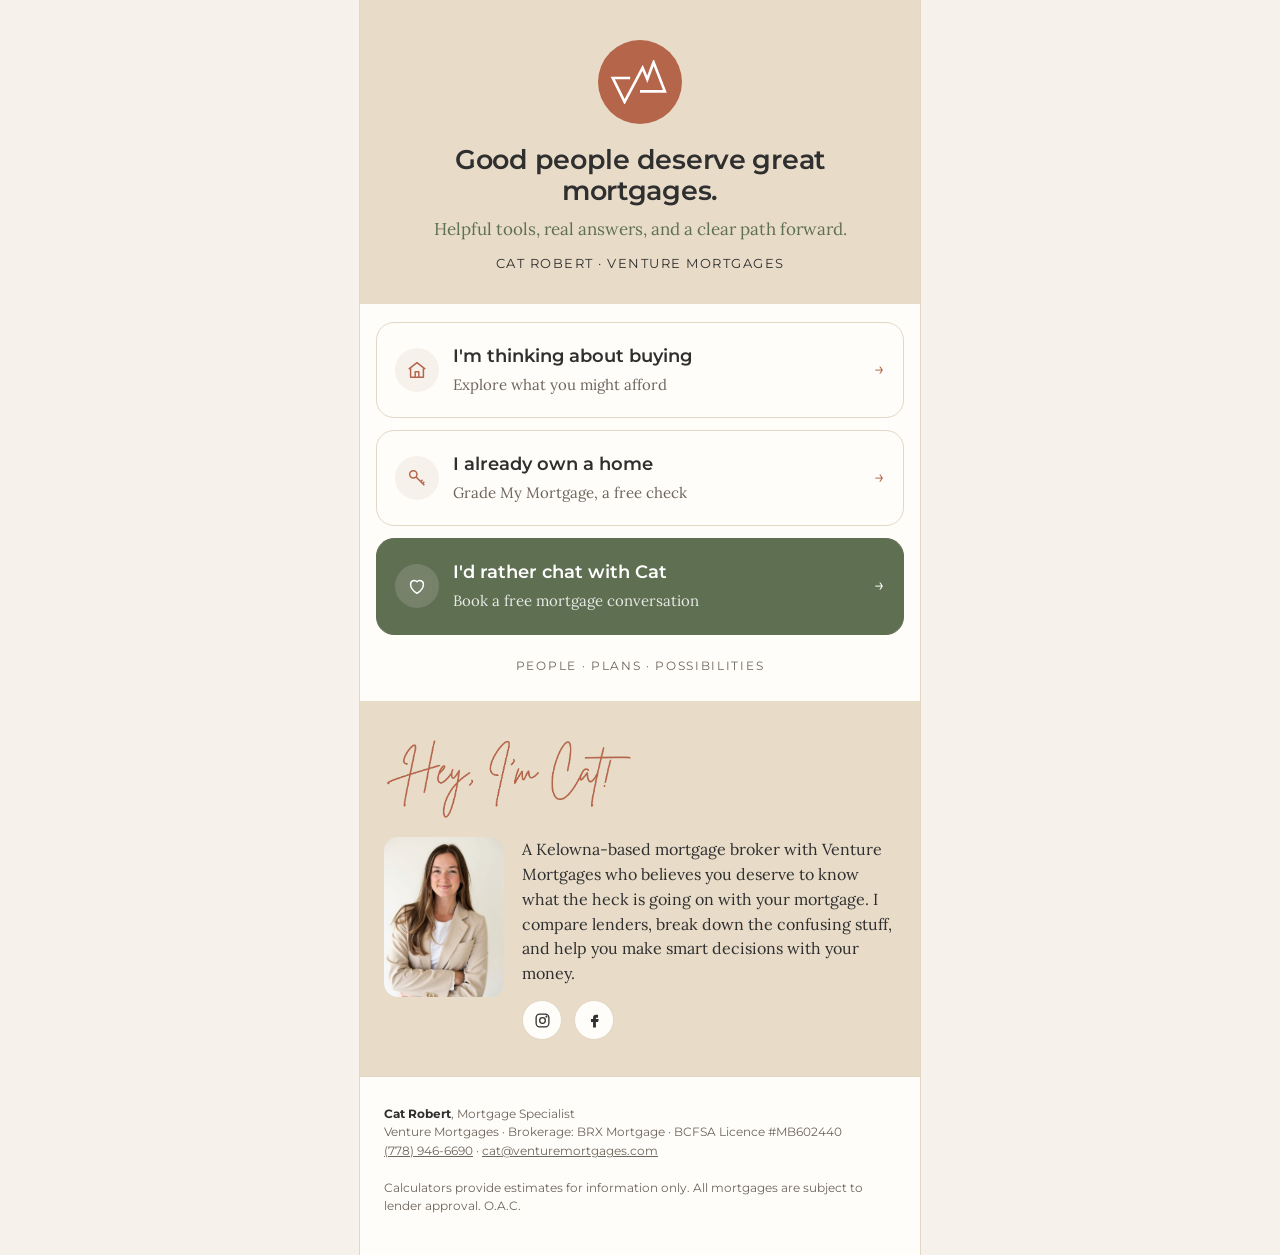
<file: index.html>
<!DOCTYPE html>
<html lang="en">
<head>
<meta charset="utf-8">
<meta name="viewport" content="width=device-width,initial-scale=1,viewport-fit=cover">
<title>Cat Robert | Kelowna Mortgage Broker · Venture Mortgages</title>
<meta name="description" content="Good people deserve great mortgages. Helpful tools, real answers and a clear path forward from Cat Robert, Venture Mortgages.">
<meta property="og:title" content="Good people deserve great mortgages. | Cat Robert">
<meta property="og:description" content="Helpful tools, real answers, and a clear path forward.">
<meta property="og:image" content="/assets/cat-portrait.jpg">
<link rel="preconnect" href="https://fonts.googleapis.com"><link rel="preconnect" href="https://fonts.gstatic.com" crossorigin>
<link href="https://fonts.googleapis.com/css2?family=Lora:wght@400;500&family=Montserrat:wght@400;500;600&display=swap" rel="stylesheet">
<link rel="stylesheet" href="/assets/brand.css">
<style>
  .intro{background:var(--sand);text-align:center;padding:40px 24px 30px;position:relative;overflow:hidden}
  .intro .logo{width:84px;height:84px;border-radius:50%;background:var(--terracotta);margin:0 auto 20px;display:flex;align-items:center;justify-content:center}
  .intro .logo svg{width:58px;color:#fff;margin-left:-2px}
  .intro h1{font-family:var(--head);font-weight:600;font-size:27px;letter-spacing:-.01em}
  .intro .sub{color:var(--olive);margin-top:10px;font-size:17px}
  .intro .by{font-family:var(--head);font-size:12.5px;letter-spacing:.12em;text-transform:uppercase;margin-top:12px}
  .paths{padding:18px 16px 8px;display:grid;gap:12px}
  .path{display:flex;align-items:center;gap:14px;width:100%;text-align:left;padding:20px 18px;border-radius:18px;border:1.5px solid var(--line);background:var(--white);color:var(--charcoal);cursor:pointer;text-decoration:none;font:inherit;transition:border-color .15s,transform .1s}
  .path:hover{border-color:var(--terracotta)}
  .path:active{transform:scale(.99)}
  .path .pi{flex:0 0 44px;height:44px;border-radius:50%;background:var(--cream);display:flex;align-items:center;justify-content:center;color:var(--terracotta)}
  .path .pi svg{width:22px;height:22px}
  .path b{display:block;font-family:var(--head);font-weight:600;font-size:18px}
  .path span.d{color:var(--muted);font-size:15px}
  .path .arr{margin-left:auto;color:var(--terracotta);font-family:var(--head);font-size:18px}
  .path.olive{background:var(--olive);border-color:var(--olive);color:#fff}
  .path.olive span.d{color:rgba(255,255,255,.85)}
  .path.olive .pi{background:rgba(255,255,255,.14);color:#fff}
  .path.olive .arr{color:#fff}
  .tag{text-align:center;font-family:var(--head);font-size:12px;letter-spacing:.14em;color:var(--muted);padding:14px 0 26px}

  .panel{display:none;padding:22px 16px 28px;animation:fade .25s ease}
  .panel.on{display:block}
  .panel-head{display:flex;align-items:center;gap:10px;margin:0 4px 6px}
  .back{background:none;border:none;font-family:var(--head);font-size:13px;color:var(--muted);cursor:pointer;padding:6px 0}
  .panel h2{margin:4px 4px 4px}
  .panel .lead{color:var(--muted);margin:0 4px 16px}
  .links{display:grid;gap:10px}
  .link{display:flex;align-items:center;gap:14px;padding:16px 18px;background:var(--white);border:1.5px solid var(--line);border-radius:14px;text-decoration:none;transition:border-color .15s}
  .link:hover{border-color:var(--terracotta)}
  .link .ic{flex:0 0 40px;height:40px;border-radius:50%;background:var(--cream);display:flex;align-items:center;justify-content:center;font-family:var(--head);font-weight:600;color:var(--terracotta);font-size:15px}
  .link b{font-family:var(--head);font-weight:600;font-size:15px;display:block}
  .link span.n{font-size:14px;color:var(--muted)}
  .link .arr{margin-left:auto;color:var(--terracotta);font-family:var(--head)}
  .link.soon{opacity:.6;cursor:default;border-style:dashed}
  .link.soon:hover{border-color:var(--line)}
  .link .badge{margin-left:auto;flex:0 0 auto;font-family:var(--head);font-size:10px;font-weight:600;letter-spacing:.1em;text-transform:uppercase;color:var(--olive);background:var(--cream);border:1px solid var(--line);border-radius:999px;padding:5px 9px}
  .link.feature{border-color:var(--terracotta);background:#FBF1EC}
  .nudge{margin-top:16px;padding:18px;border-radius:14px;background:var(--cream);text-align:center}
  .nudge p{font-size:15px;color:var(--muted);margin-bottom:12px}
  .nudge .btn{width:100%}
  .quick{display:grid;grid-template-columns:repeat(3,1fr);gap:10px;margin-top:12px}
  .quick a{display:flex;flex-direction:column;align-items:center;gap:6px;padding:14px 6px;border:1.5px solid var(--line);border-radius:14px;text-decoration:none;font-family:var(--head);font-size:12px;font-weight:600;letter-spacing:.06em;text-transform:uppercase;background:var(--white)}
  .quick svg{width:22px;height:22px;color:var(--terracotta)}

  .about{display:grid;grid-template-columns:120px 1fr;gap:18px;align-items:start}
  .about img{border-radius:14px;aspect-ratio:3/4;object-fit:cover}
  .social{display:flex;gap:12px;margin-top:14px}
  .social a{width:40px;height:40px;border-radius:50%;border:1.5px solid var(--line);display:flex;align-items:center;justify-content:center;color:var(--charcoal);background:var(--white)}
  .social svg{width:17px;height:17px}
</style>
<script src="/assets/config.js"></script>
<script src="/assets/tracking.js"></script>
</head>
<body>
<div class="wrap">

  <div class="intro">
    <div class="logo"><svg viewBox="10 5 370 285" fill="none" stroke="currentColor" stroke-width="17" stroke-linejoin="miter" stroke-linecap="square" aria-label="Venture Mortgages"><path d="M130 120H28l75 152 115-217 30 73 40-108 72 185H210"/></svg></div>
    <h1>Good people deserve great mortgages.</h1>
    <p class="sub">Helpful tools, real answers, and a clear path forward.</p>
    <div class="by"><span data-s="name">Cat Robert</span> · <span data-s="team">Venture Mortgages</span></div>
  </div>

  <!-- ===== Step 1: choose a path ===== -->
  <div id="choose">
    <div class="paths">
      <button class="path" data-go="buy">
        <span class="pi"><svg viewBox="0 0 24 24" fill="none" stroke="currentColor" stroke-width="1.6" stroke-linejoin="round"><path d="M3 11 12 4l9 7"/><path d="M5 10v10h14V10"/><path d="M10 20v-6h4v6"/></svg></span>
        <span><b>I'm thinking about buying</b><span class="d">Explore what you might afford</span></span><span class="arr">&rarr;</span>
      </button>
      <button class="path" data-go="own">
        <span class="pi"><svg viewBox="0 0 24 24" fill="none" stroke="currentColor" stroke-width="1.6"><circle cx="8" cy="8" r="4"/><path d="M11 11l9 9M16 16l2-2M18 18l2-2"/></svg></span>
        <span><b>I already own a home</b><span class="d">Grade My Mortgage, a free check</span></span><span class="arr">&rarr;</span>
      </button>
      <button class="path olive" data-go="chat">
        <span class="pi"><svg viewBox="0 0 24 24" fill="none" stroke="currentColor" stroke-width="1.6" stroke-linejoin="round"><path d="M12 20s-7-4.4-7-10a4 4 0 0 1 7-2.6A4 4 0 0 1 19 10c0 5.6-7 10-7 10z"/></svg></span>
        <span><b>I'd rather chat with Cat</b><span class="d">Book a free mortgage conversation</span></span><span class="arr">&rarr;</span>
      </button>
    </div>
    <div class="tag">PEOPLE · PLANS · POSSIBILITIES</div>
  </div>

  <!-- ===== Step 2: the matching options ===== -->
  <div class="panel" data-panel="buy">
    <button class="back" data-home>&larr; Start over</button>
    <div class="eyebrow" style="margin:6px 4px 0">Thinking about buying</div>
    <h2>Let's see what's possible.</h2>
    <p class="lead">Start with a quick calculator, or skip ahead and I'll run the numbers with you.</p>
    <div class="links" data-links="buy"></div>
    <div class="nudge"><p>Want real numbers based on your situation? A free call is the fastest way.</p><a class="btn btn-primary" data-book data-ev="BookCallClick" target="_blank" rel="noopener">Book a free call &rarr;</a></div>
  </div>

  <div class="panel" data-panel="own">
    <button class="back" data-home>&larr; Start over</button>
    <div class="eyebrow" style="margin:6px 4px 0">Already own a home</div>
    <h2>Is your mortgage still working for you?</h2>
    <p class="lead">Renewal coming up, or just curious? Grade My Mortgage takes about 2 minutes.</p>
    <div class="links" data-links="own"></div>
    <div class="nudge"><p>Renewing in the next 6 months? Let's look before your bank sends its offer.</p><a class="btn btn-primary" data-book data-ev="BookCallClick" target="_blank" rel="noopener">Book a free call &rarr;</a></div>
  </div>

  <div class="panel" data-panel="chat">
    <button class="back" data-home>&larr; Start over</button>
    <div class="eyebrow" style="margin:6px 4px 0">Let's talk</div>
    <h2>Grab a time that works for you.</h2>
    <p class="lead">No pressure and no cost. Just a conversation about your goals and options.</p>
    <a class="btn btn-primary" style="width:100%" data-book data-ev="BookCallClick" target="_blank" rel="noopener">Book a free call &rarr;</a>
    <p class="lead" style="margin:18px 4px 0;text-align:center">Or reach me directly</p>
    <div class="quick">
      <a data-tel data-ev="CallClick"><svg viewBox="0 0 24 24" fill="none" stroke="currentColor" stroke-width="1.6"><path d="M5 3h4l2 5-2.5 1.5a11 11 0 0 0 6 6L16 13l5 2v4a2 2 0 0 1-2 2A16 16 0 0 1 3 5a2 2 0 0 1 2-2"/></svg>Call</a>
      <a data-sms data-ev="TextClick"><svg viewBox="0 0 24 24" fill="none" stroke="currentColor" stroke-width="1.6"><path d="M4 5h16v11H9l-5 4z"/></svg>Text</a>
      <a data-mail data-ev="EmailClick"><svg viewBox="0 0 24 24" fill="none" stroke="currentColor" stroke-width="1.6"><rect x="3" y="5" width="18" height="14" rx="2"/><path d="m3 7 9 6 9-6"/></svg>Email</a>
    </div>
  </div>

  <!-- ===== About (always visible) ===== -->
  <section class="section-sand">
    <h2 style="margin:0 0 16px"><img src="/assets/hey-im-cat.png" alt="Hey, I'm Cat!" width="787" height="265" style="width:250px;height:auto"></h2>
    <div class="about">
      <img src="/assets/cat-portrait.jpg" alt="Cat Robert">
      <div>
        <p style="font-size:16px">A Kelowna-based mortgage broker with <span data-s="team">Venture Mortgages</span> who believes you deserve to know what the heck is going on with your mortgage. I compare lenders, break down the confusing stuff, and help you make smart decisions with your money.</p>
        <div class="social" id="social"></div>
      </div>
    </div>
  </section>

  <footer>
    <b data-s="name">Cat Robert</b>, <span data-s="title">Mortgage Specialist</span><br>
    <span data-s="team">Venture Mortgages</span> · Brokerage: <span data-s="brokerage">BRX Mortgage</span> <span data-s="licence"></span><br>
    <a data-tel></a> · <a data-mail></a><br><br>
    Calculators provide estimates for information only. All mortgages are subject to lender approval. O.A.C.
  </footer>
</div>

<script>
(function(){
  const S = window.SITE, digits = S.phone.replace(/\D/g,'');
  document.querySelectorAll('[data-s]').forEach(el => { const v = S[el.dataset.s]; if (v !== undefined) el.textContent = v; });
  document.querySelectorAll('[data-book]').forEach(a => a.href = S.booking);
  document.querySelectorAll('[data-tel]').forEach(a => { a.href = 'tel:+1' + digits; if (!a.textContent.trim()) a.textContent = S.phone; });
  document.querySelectorAll('[data-sms]').forEach(a => a.href = 'sms:+1' + digits);
  document.querySelectorAll('[data-mail]').forEach(a => { a.href = 'mailto:' + S.email; if (!a.textContent.trim()) a.textContent = S.email; });

  // ---- build each path's calculator list from config (blank URLs skipped)
  ['buy','own'].forEach(g => {
    const box = document.querySelector('[data-links="'+g+'"]');
    const items = (S.links || []).filter(l => l.group === g || l.group === 'both');
    let featured = false;
    items.forEach(l => {
      const live = !!l.url;
      const a = document.createElement(live ? 'a' : 'div');
      a.className = 'link' + (live ? '' : ' soon');
      if (live) {
        if (!featured) { a.classList.add('feature'); featured = true; }
        a.href = l.url; a.target = '_blank'; a.rel = 'noopener';
        a.dataset.ev = 'ToolClick'; a.dataset.tool = l.label;
      }
      a.innerHTML = '<span class="ic"></span><div><b></b><span class="n"></span></div>' + (live ? '<span class="arr">&rarr;</span>' : '<span class="badge">Coming soon</span>');
      a.querySelector('.ic').textContent = l.label.trim()[0];
      a.querySelector('b').textContent = l.label; a.querySelector('.n').textContent = l.note || '';
      box.appendChild(a);
    });
    if (!items.length) box.style.display = 'none';
  });

  // ---- path switching (also works from links: /#buy, /#own, /#chat)
  const choose = document.getElementById('choose');
  function show(p){
    const valid = ['buy','own','chat'].includes(p);
    choose.style.display = valid ? 'none' : '';
    document.querySelectorAll('.panel').forEach(el => el.classList.toggle('on', el.dataset.panel === p));
  }
  document.querySelectorAll('[data-go]').forEach(b => b.addEventListener('click', () => {
    const p = b.dataset.go;
    history.pushState(null, '', '#' + p); show(p);
    window.track('ChoosePath', { path: p }, true);
    window.scrollTo({ top: 0, behavior: 'smooth' });
  }));
  document.querySelectorAll('[data-home]').forEach(b => b.addEventListener('click', () => {
    history.pushState(null, '', location.pathname); show('');
  }));
  window.addEventListener('popstate', () => show(location.hash.slice(1)));
  show(location.hash.slice(1));

  // ---- socials
  const ico = {
    instagram: '<svg viewBox="0 0 24 24" fill="none" stroke="currentColor" stroke-width="1.8"><rect x="3" y="3" width="18" height="18" rx="5"/><circle cx="12" cy="12" r="4"/><circle cx="17.5" cy="6.5" r=".6" fill="currentColor"/></svg>',
    facebook: '<svg viewBox="0 0 24 24" fill="currentColor"><path d="M14 8h3V4h-3a4 4 0 0 0-4 4v2H7v4h3v8h4v-8h3l1-4h-4V8z"/></svg>'
  };
  ['instagram','facebook'].forEach(k => { if (S[k]) {
    const a = document.createElement('a'); a.href = S[k]; a.target = '_blank'; a.rel = 'noopener'; a.innerHTML = ico[k]; a.setAttribute('aria-label', k);
    document.getElementById('social').appendChild(a);
  }});

  // ---- pixel: which buttons people tap
  document.addEventListener('click', e => {
    const a = e.target.closest('a[data-ev]'); if (!a) return;
    if (a.dataset.ev === 'BookCallClick') window.track('Schedule', {}, false);
    window.track(a.dataset.ev, a.dataset.tool ? { tool: a.dataset.tool } : {}, true);
  });
})();
</script>
</body>
</html>
</file>
<file: assets/brand.css>
:root{
  --terracotta:#B5654A; --terracotta-dk:#9C5239; --olive:#5F6F52; --sand:#E8DCC9;
  --taupe:#A79586; --charcoal:#2F2F2F; --cream:#F6F1EA; --white:#FFFDF9; --line:#E2D6C4;
  --muted:#6E655C;
  --head:'Montserrat',system-ui,sans-serif; --body:'Lora',Georgia,serif; --script:'Ms Madi',cursive;
}
*{box-sizing:border-box;margin:0;padding:0}
html{-webkit-text-size-adjust:100%}
body{background:var(--cream);color:var(--charcoal);font-family:var(--body);font-size:17px;line-height:1.55}
img{max-width:100%;display:block}
a{color:inherit}
.wrap{max-width:560px;margin:0 auto;background:var(--white);min-height:100vh;box-shadow:0 0 0 1px var(--line)}
.topbar{background:var(--charcoal);color:var(--sand);font-family:var(--head);font-size:12px;letter-spacing:.08em;text-transform:uppercase;text-align:center;padding:10px 16px}
.brandbar{display:flex;align-items:center;gap:12px;padding:14px 20px;border-bottom:1px solid var(--line)}
.brandbar img{width:48px;height:48px;border-radius:50%;object-fit:cover}
.brandbar .who b{font-family:var(--head);font-weight:600;font-size:16px;display:block;line-height:1.2}
.brandbar .who>span{line-height:1.35;display:block;font-family:var(--head);font-size:12px;color:var(--muted);letter-spacing:.04em}
.brandbar .mark{margin-left:auto;width:46px;color:var(--charcoal)}
.actions{display:grid;grid-template-columns:1fr 1fr;gap:10px;padding:14px 20px;border-bottom:1px solid var(--line)}
.actions .btn{padding:12px 10px;font-size:13px;white-space:nowrap}
.btn{display:inline-flex;align-items:center;justify-content:center;gap:8px;font-family:var(--head);font-weight:600;font-size:14px;letter-spacing:.06em;text-transform:uppercase;text-decoration:none;border-radius:999px;padding:14px 22px;border:1.5px solid transparent;cursor:pointer;transition:background .15s,transform .1s}
.btn:active{transform:scale(.98)}
.btn-primary{background:var(--terracotta);color:#fff}
.btn-primary:hover{background:var(--terracotta-dk)}
.btn-ghost{background:transparent;border-color:var(--charcoal);color:var(--charcoal)}
.btn-olive{background:var(--olive);color:#fff}
.btn[disabled]{opacity:.45;cursor:not-allowed}
.eyebrow{font-family:var(--head);font-size:12px;letter-spacing:.18em;text-transform:uppercase;color:var(--terracotta)}
.script{font-family:var(--script);font-size:46px;line-height:1;color:var(--terracotta)}
h1,h2,h3{font-family:var(--body);font-weight:500;line-height:1.15;color:var(--charcoal)}
h1{font-size:40px;letter-spacing:-.01em}
h2{font-size:30px}
.hero{position:relative;padding:36px 24px 28px;text-align:center;overflow:hidden;background:linear-gradient(180deg,var(--cream),var(--white))}
.hero .script{margin-bottom:6px}
.hero p.sub{color:var(--muted);margin:14px auto 24px;max-width:400px}
.hero .peaks{position:absolute;right:-10px;bottom:-6px;width:150px;color:var(--taupe);opacity:.45;pointer-events:none}
.stats{position:relative;z-index:1;display:grid;grid-template-columns:repeat(3,1fr);border:1px solid var(--line);border-radius:14px;margin:26px 0 0;background:var(--white)}
.stats div{padding:14px 6px;text-align:center}
.stats div+div{border-left:1px solid var(--line)}
.stats b{font-family:var(--head);font-size:20px;font-weight:600;display:block}
.stats span{font-family:var(--head);font-size:11px;letter-spacing:.06em;color:var(--muted);text-transform:uppercase}
section{padding:36px 24px}
.section-sand{background:var(--sand)}
.section-olive{background:var(--olive);color:#fff}
.section-olive h2{color:#fff}
.steps{list-style:none;margin-top:18px;display:grid;gap:14px}
.steps li{display:flex;gap:14px;align-items:flex-start}
.steps .n{flex:0 0 30px;height:30px;border-radius:50%;border:1.5px solid currentColor;display:flex;align-items:center;justify-content:center;font-family:var(--head);font-size:13px;font-weight:600}
.about{display:grid;grid-template-columns:120px 1fr;gap:18px;align-items:center}
.about img{border-radius:14px;aspect-ratio:3/4;object-fit:cover}
.faq details{border-bottom:1px solid var(--line);padding:14px 0}
.faq summary{font-family:var(--head);font-weight:600;font-size:15px;cursor:pointer;list-style:none}
.faq summary::after{content:'+';float:right;color:var(--terracotta)}
.faq details[open] summary::after{content:'–'}
.faq p{margin-top:8px;color:var(--muted);font-size:16px}
footer{padding:28px 24px 40px;font-family:var(--head);font-size:11.5px;line-height:1.6;color:var(--muted);border-top:1px solid var(--line)}
footer b{color:var(--charcoal)}
.sticky-cta{position:sticky;bottom:0;padding:12px 20px calc(12px + env(safe-area-inset-bottom));background:rgba(255,253,249,.95);backdrop-filter:blur(6px);border-top:1px solid var(--line);display:none}
.sticky-cta.show{display:block}
.sticky-cta .btn{width:100%}

/* ---- calculator ---- */
.calc{margin:0 16px;background:var(--white);border:1px solid var(--line);border-radius:18px;box-shadow:0 10px 30px rgba(47,47,47,.07);overflow:hidden;scroll-margin-top:12px}
.progress{height:4px;background:var(--sand)}
.progress i{display:block;height:100%;width:0;background:var(--terracotta);transition:width .3s}
.step{display:none;padding:26px 22px 24px}
.step.active{display:block;animation:fade .25s ease}
@keyframes fade{from{opacity:0;transform:translateY(6px)}to{opacity:1;transform:none}}
.step .count{font-family:var(--head);font-size:11px;letter-spacing:.14em;text-transform:uppercase;color:var(--taupe)}
.step h3{font-size:25px;margin:6px 0 4px}
.step .hint{color:var(--muted);font-size:15px;margin-bottom:18px}
.choices{display:grid;gap:10px}
.choices.two{grid-template-columns:1fr 1fr}
.choice{font-family:var(--head);font-size:15px;font-weight:500;text-align:left;padding:15px 16px;border:1.5px solid var(--line);border-radius:12px;background:var(--white);cursor:pointer;color:var(--charcoal);transition:border-color .15s,background .15s}
.choice:hover{border-color:var(--taupe)}
.choice.on{border-color:var(--terracotta);background:#FBF1EC}
.field{margin-bottom:14px}
.field label{display:block;font-family:var(--head);font-size:13px;font-weight:600;margin-bottom:6px}
.field small{font-family:var(--head);font-weight:400;color:var(--muted)}
.money{position:relative}
.money::before{content:'$';position:absolute;left:14px;top:50%;transform:translateY(-50%);font-family:var(--head);color:var(--muted)}
input[type=text],input[type=email],input[type=tel],input[inputmode]{width:100%;font-family:var(--head);font-size:17px;padding:14px 14px;border:1.5px solid var(--line);border-radius:12px;background:var(--white);color:var(--charcoal);outline:none}
.money input{padding-left:28px}
input:focus{border-color:var(--terracotta)}
.row2{display:grid;grid-template-columns:1fr 1fr;gap:10px}
.nav{display:flex;gap:10px;margin-top:20px}
.nav .btn-primary{flex:1}
.back{background:none;border:none;font-family:var(--head);font-size:13px;color:var(--muted);cursor:pointer;padding:0 6px}
.consent{display:flex;gap:10px;align-items:flex-start;font-family:var(--head);font-size:12px;color:var(--muted);margin:6px 0 4px;line-height:1.45}
.consent input{margin-top:2px;width:18px;height:18px;accent-color:var(--terracotta);flex:0 0 18px}
.err{font-family:var(--head);font-size:12.5px;color:#B3261E;margin-top:8px;min-height:1em}
.hp{position:absolute;left:-9999px}
.result-big{text-align:center;padding:6px 0 18px;border-bottom:1px solid var(--line);margin-bottom:16px}
.result-big .label{font-family:var(--head);font-size:12px;letter-spacing:.12em;text-transform:uppercase;color:var(--muted)}
.result-big .num{font-family:var(--body);font-size:48px;font-weight:500;color:var(--terracotta);line-height:1.1;margin:6px 0}
.result-big .range{font-family:var(--head);font-size:14px;color:var(--charcoal)}
.breakdown{display:grid;gap:8px;font-family:var(--head);font-size:14px}
.breakdown div{display:flex;justify-content:space-between;gap:12px;padding:6px 0;border-bottom:1px dashed var(--line)}
.breakdown span{color:var(--muted)}
.callout{margin-top:16px;background:var(--cream);border-left:3px solid var(--olive);padding:12px 14px;border-radius:6px;font-size:15px}
.result-cta{display:grid;gap:10px;margin-top:20px}
.fineprint{font-family:var(--head);font-size:11px;color:var(--muted);margin-top:14px;line-height:1.5}
@media (max-width:380px){h1{font-size:34px}.result-big .num{font-size:40px}}
</file>
